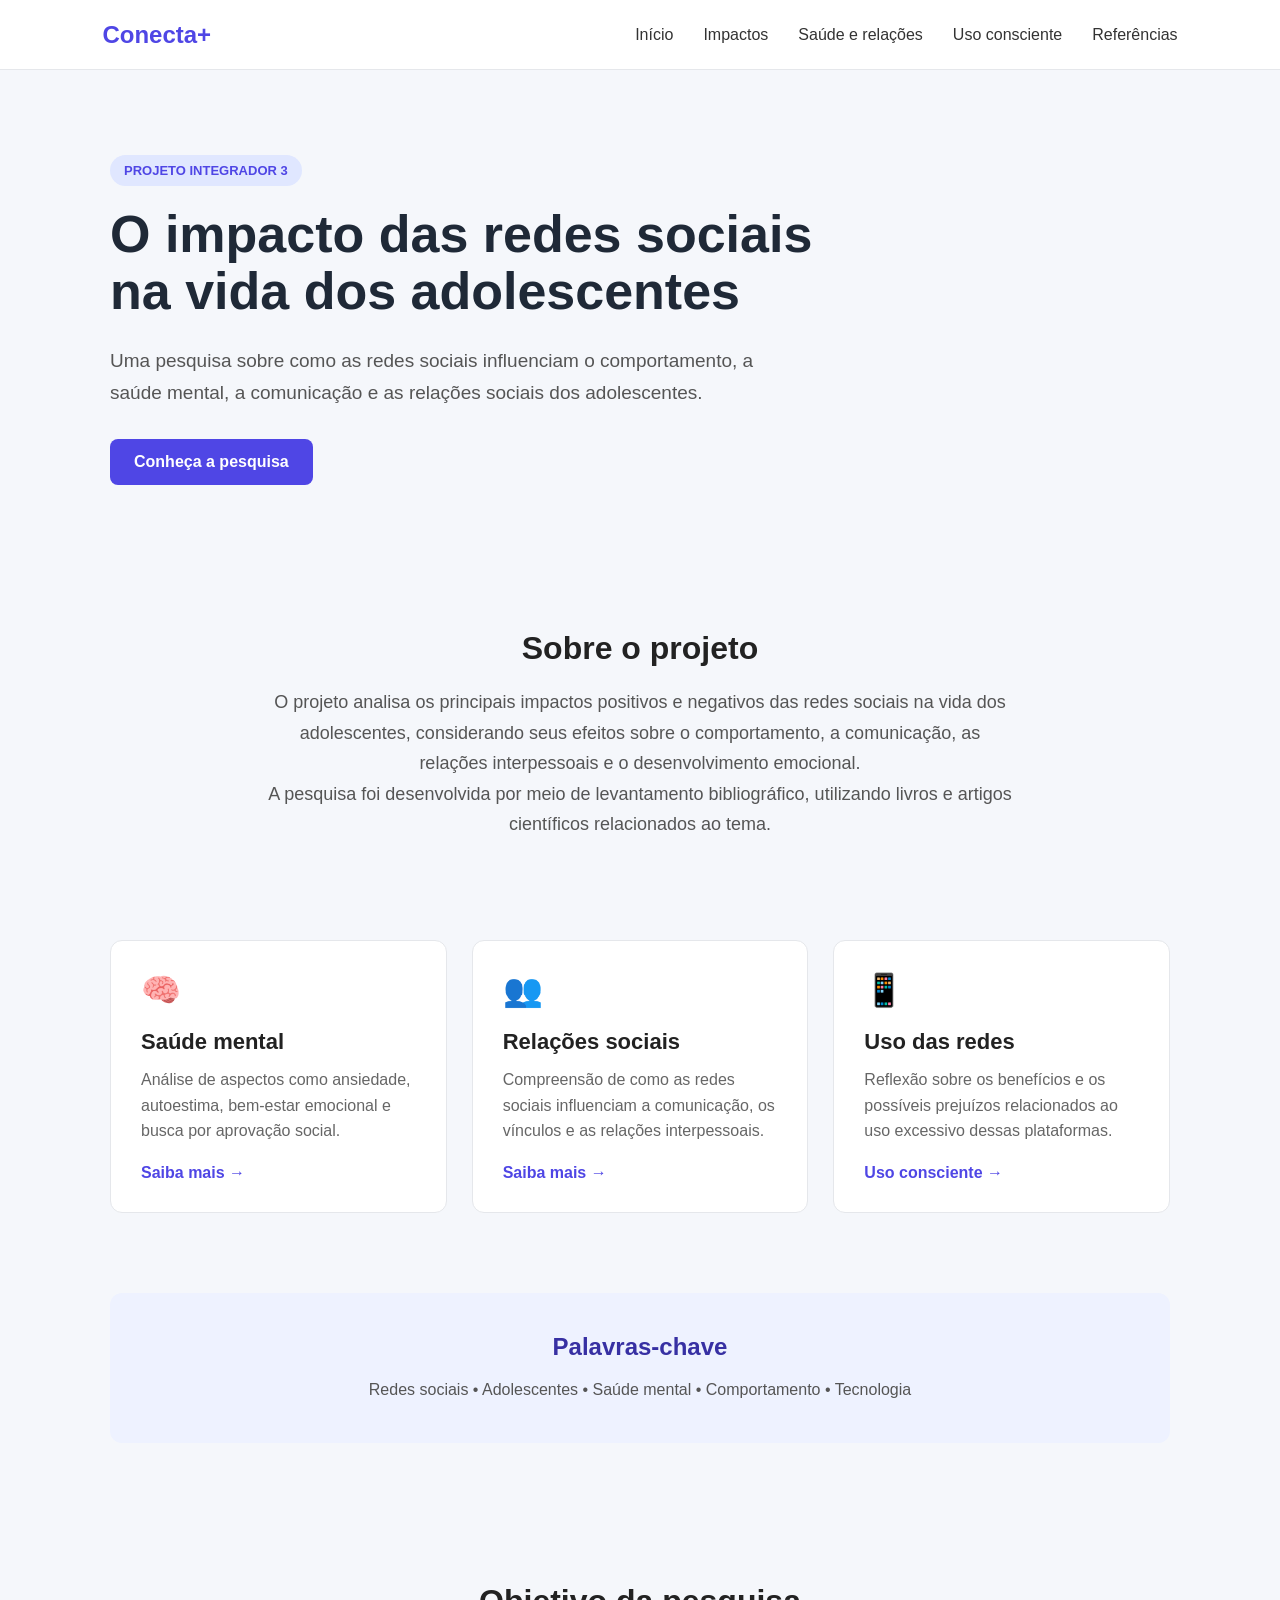
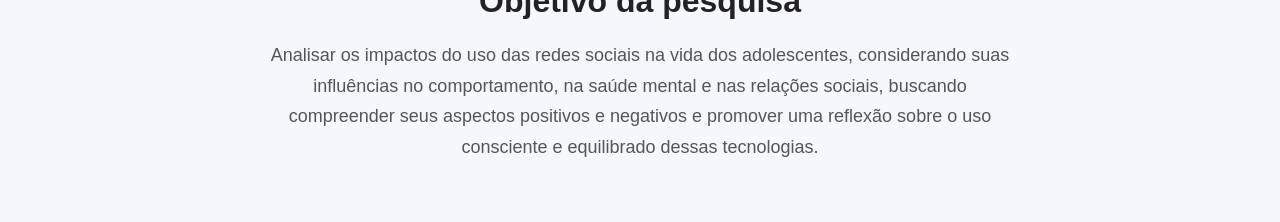
<file: index.html>
<!DOCTYPE html>
<html lang="pt-BR">

<head>
    <meta charset="UTF-8">
    <meta name="viewport" content="width=device-width, initial-scale=1.0">
    <title>Conecta+ | O impacto das redes sociais</title>
    <link rel="stylesheet" href="css/style.css">
</head>

<body>

    <header class="cabecalho">

        <a href="index.html" class="logo">Conecta+</a>

        <nav class="menu">
            <a href="index.html">Início</a>
            <a href="beneficios.html">Impactos</a>
            <a href="riscos.html">Saúde e relações</a>
            <a href="dicas.html">Uso consciente</a>
            <a href="referencias.html">Referências</a>
        </nav>

    </header>

    <main>

        <!-- Apresentação -->

        <section class="hero">

            <div class="hero-conteudo">

                <span class="tag">PROJETO INTEGRADOR 3</span>

                <h1>
                    O impacto das redes sociais na vida dos adolescentes
                </h1>

                <p>
                    Uma pesquisa sobre como as redes sociais influenciam
                    o comportamento, a saúde mental, a comunicação e as
                    relações sociais dos adolescentes.
                </p>

                <a href="beneficios.html" class="botao">
                    Conheça a pesquisa
                </a>

            </div>

        </section>


        <!-- Sobre o projeto -->

        <section class="sobre">

            <h2>Sobre o projeto</h2>

            <p>
                O projeto analisa os principais impactos positivos e negativos
                das redes sociais na vida dos adolescentes, considerando seus
                efeitos sobre o comportamento, a comunicação, as relações
                interpessoais e o desenvolvimento emocional.
            </p>

            <p>
                A pesquisa foi desenvolvida por meio de levantamento
                bibliográfico, utilizando livros e artigos científicos
                relacionados ao tema.
            </p>

        </section>


        <!-- Áreas analisadas -->

        <section class="cards">

            <article class="card">

                <div class="icone">🧠</div>

                <h3>Saúde mental</h3>

                <p>
                    Análise de aspectos como ansiedade, autoestima,
                    bem-estar emocional e busca por aprovação social.
                </p>

                <a href="riscos.html">
                    Saiba mais →
                </a>

            </article>


            <article class="card">

                <div class="icone">👥</div>

                <h3>Relações sociais</h3>

                <p>
                    Compreensão de como as redes sociais influenciam
                    a comunicação, os vínculos e as relações interpessoais.
                </p>

                <a href="riscos.html">
                    Saiba mais →
                </a>

            </article>


            <article class="card">

                <div class="icone">📱</div>

                <h3>Uso das redes</h3>

                <p>
                    Reflexão sobre os benefícios e os possíveis prejuízos
                    relacionados ao uso excessivo dessas plataformas.
                </p>

                <a href="dicas.html">
                    Uso consciente →
                </a>

            </article>

        </section>


        <!-- Palavras-chave -->

        <section class="destaque">

            <h2>Palavras-chave</h2>

            <p>
                Redes sociais • Adolescentes • Saúde mental •
                Comportamento • Tecnologia
            </p>

        </section>


        <!-- Objetivo -->

        <section class="sobre">

            <h2>Objetivo da pesquisa</h2>

            <p>
                Analisar os impactos do uso das redes sociais na vida dos
                adolescentes, considerando suas influências no comportamento,
                na saúde mental e nas relações sociais, buscando compreender
                seus aspectos positivos e negativos e promover uma reflexão
                sobre o uso consciente e equilibrado dessas tecnologias.
            </p>

        </section>

    </main>

</body>

</html>
</file>
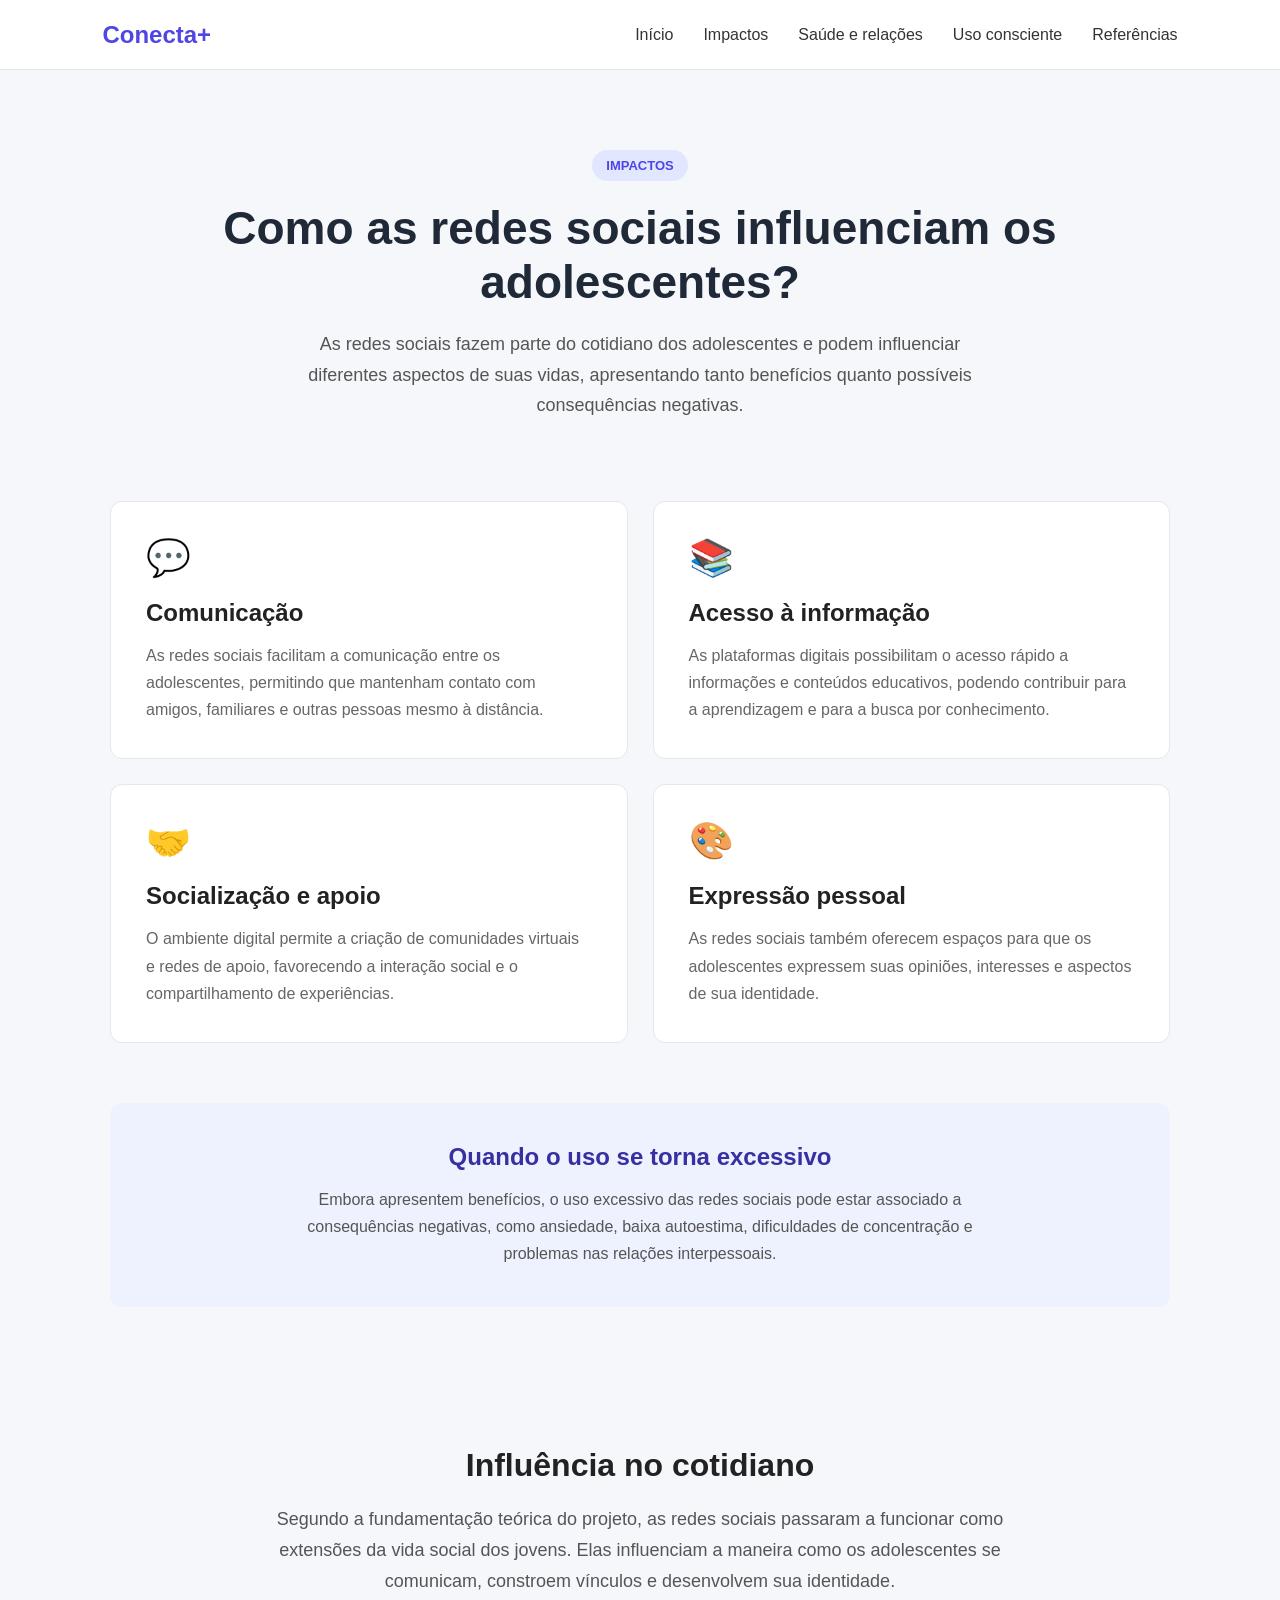
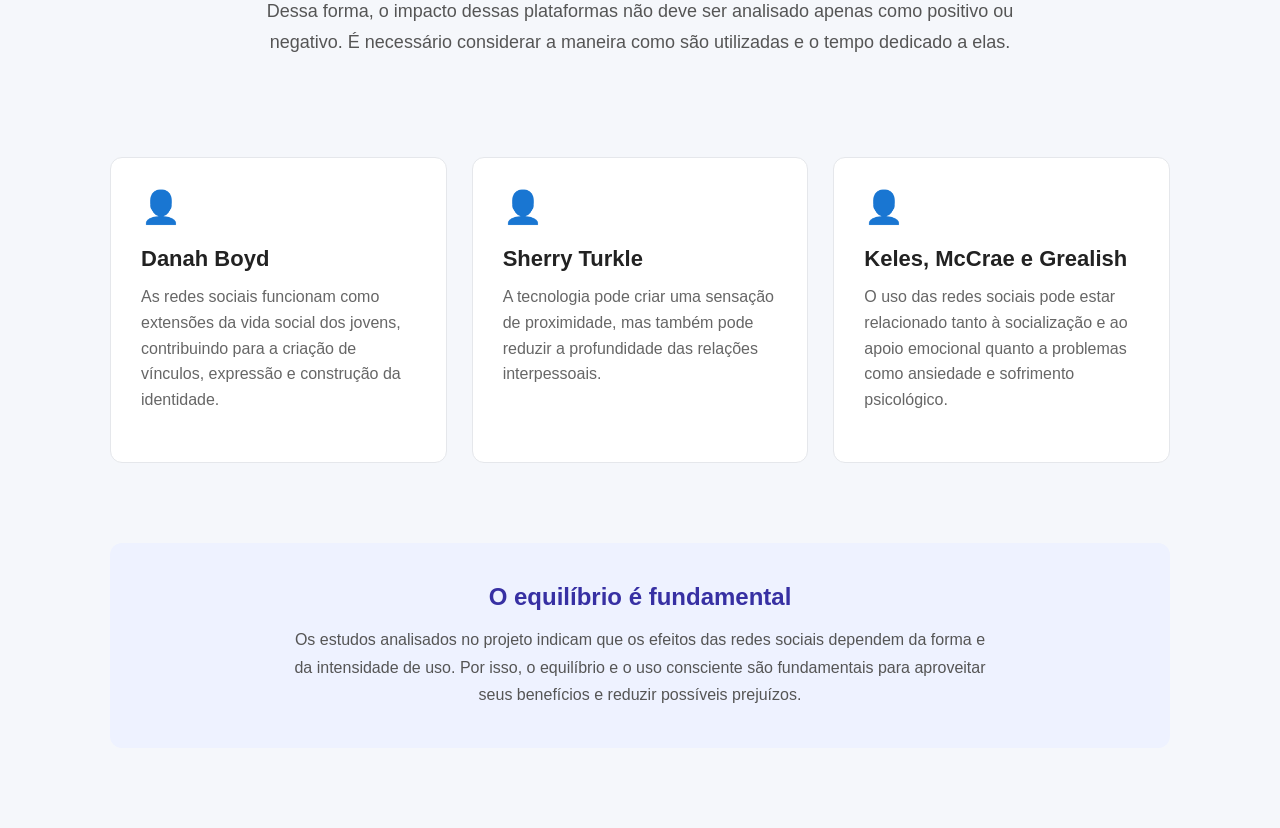
<file: beneficios.html>
<!DOCTYPE html>
<html lang="pt-BR">

<head>
    <meta charset="UTF-8">
    <meta name="viewport" content="width=device-width, initial-scale=1.0">
    <title>Conecta+ | Impactos</title>
    <link rel="stylesheet" href="css/style.css">
</head>

<body>

    <header class="cabecalho">

        <a href="index.html" class="logo">Conecta+</a>

        <nav class="menu">
            <a href="index.html">Início</a>
            <a href="beneficios.html">Impactos</a>
            <a href="riscos.html">Saúde e relações</a>
            <a href="dicas.html">Uso consciente</a>
            <a href="referencias.html">Referências</a>
        </nav>

    </header>


    <main>

        <!-- Introdução -->

        <section class="pagina-intro">

            <span class="tag">IMPACTOS</span>

            <h1>Como as redes sociais influenciam os adolescentes?</h1>

            <p>
                As redes sociais fazem parte do cotidiano dos adolescentes
                e podem influenciar diferentes aspectos de suas vidas,
                apresentando tanto benefícios quanto possíveis consequências
                negativas.
            </p>

        </section>


        <!-- Impactos positivos -->

        <section class="beneficios">

            <article class="beneficio">

                <div class="icone">💬</div>

                <h2>Comunicação</h2>

                <p>
                    As redes sociais facilitam a comunicação entre os
                    adolescentes, permitindo que mantenham contato com
                    amigos, familiares e outras pessoas mesmo à distância.
                </p>

            </article>


            <article class="beneficio">

                <div class="icone">📚</div>

                <h2>Acesso à informação</h2>

                <p>
                    As plataformas digitais possibilitam o acesso rápido
                    a informações e conteúdos educativos, podendo contribuir
                    para a aprendizagem e para a busca por conhecimento.
                </p>

            </article>


            <article class="beneficio">

                <div class="icone">🤝</div>

                <h2>Socialização e apoio</h2>

                <p>
                    O ambiente digital permite a criação de comunidades
                    virtuais e redes de apoio, favorecendo a interação
                    social e o compartilhamento de experiências.
                </p>

            </article>


            <article class="beneficio">

                <div class="icone">🎨</div>

                <h2>Expressão pessoal</h2>

                <p>
                    As redes sociais também oferecem espaços para que os
                    adolescentes expressem suas opiniões, interesses e
                    aspectos de sua identidade.
                </p>

            </article>

        </section>


        <!-- Impactos negativos -->

        <section class="destaque">

            <h2>Quando o uso se torna excessivo</h2>

            <p>
                Embora apresentem benefícios, o uso excessivo das redes
                sociais pode estar associado a consequências negativas,
                como ansiedade, baixa autoestima, dificuldades de
                concentração e problemas nas relações interpessoais.
            </p>

        </section>


        <!-- Influência no cotidiano -->

        <section class="sobre">

            <h2>Influência no cotidiano</h2>

            <p>
                Segundo a fundamentação teórica do projeto, as redes sociais
                passaram a funcionar como extensões da vida social dos jovens.
                Elas influenciam a maneira como os adolescentes se comunicam,
                constroem vínculos e desenvolvem sua identidade.
            </p>

            <p>
                Dessa forma, o impacto dessas plataformas não deve ser
                analisado apenas como positivo ou negativo. É necessário
                considerar a maneira como são utilizadas e o tempo dedicado
                a elas.
            </p>

        </section>


        <!-- Autores -->

        <section class="cards">

            <article class="card">

                <div class="icone">👤</div>

                <h3>Danah Boyd</h3>

                <p>
                    As redes sociais funcionam como extensões da vida social
                    dos jovens, contribuindo para a criação de vínculos,
                    expressão e construção da identidade.
                </p>

            </article>


            <article class="card">

                <div class="icone">👤</div>

                <h3>Sherry Turkle</h3>

                <p>
                    A tecnologia pode criar uma sensação de proximidade,
                    mas também pode reduzir a profundidade das relações
                    interpessoais.
                </p>

            </article>


            <article class="card">

                <div class="icone">👤</div>

                <h3>Keles, McCrae e Grealish</h3>

                <p>
                    O uso das redes sociais pode estar relacionado tanto
                    à socialização e ao apoio emocional quanto a problemas
                    como ansiedade e sofrimento psicológico.
                </p>

            </article>

        </section>


        <!-- Conclusão da página -->

        <section class="destaque">

            <h2>O equilíbrio é fundamental</h2>

            <p>
                Os estudos analisados no projeto indicam que os efeitos
                das redes sociais dependem da forma e da intensidade de uso.
                Por isso, o equilíbrio e o uso consciente são fundamentais
                para aproveitar seus benefícios e reduzir possíveis prejuízos.
            </p>

        </section>

    </main>

</body>

</html>
</file>
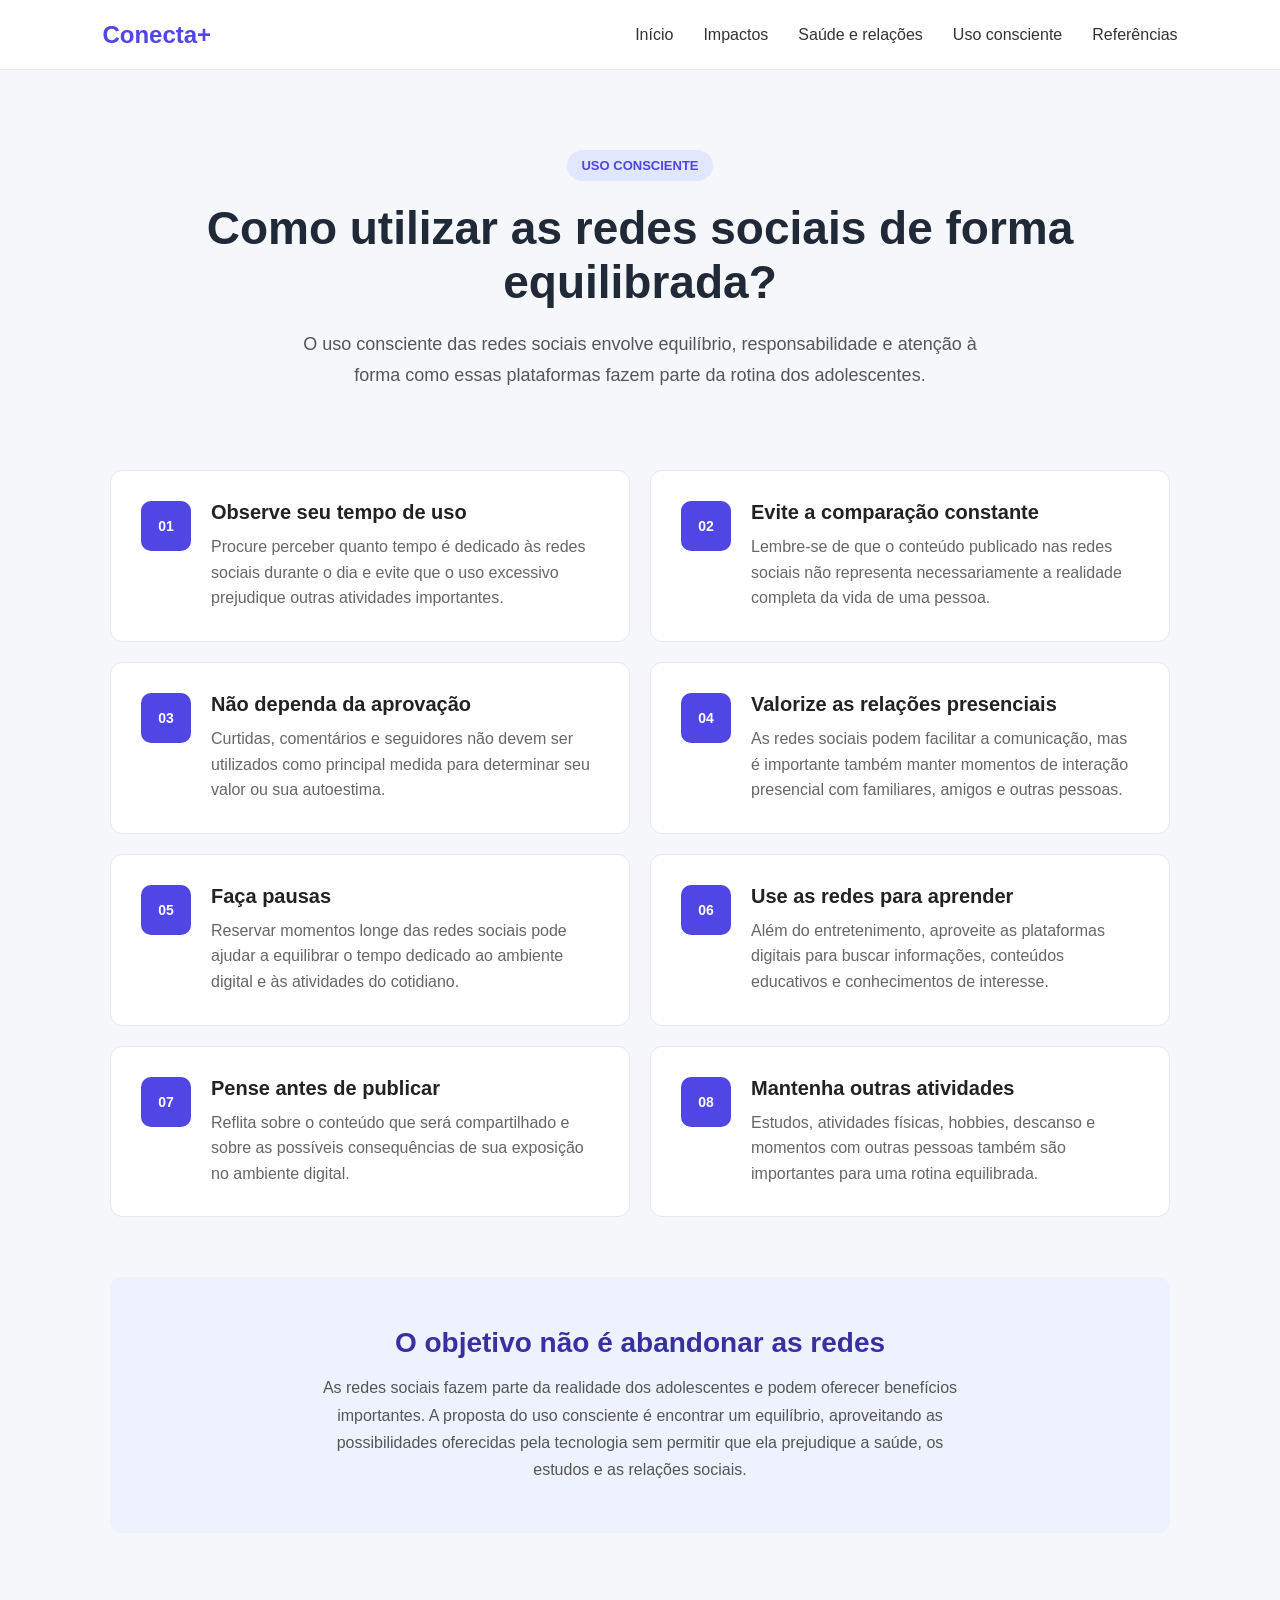
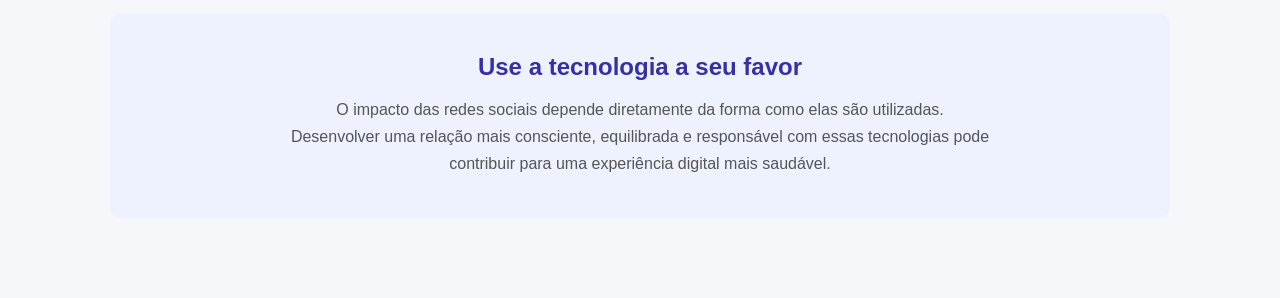
<file: dicas.html>
<!DOCTYPE html>
<html lang="pt-BR">

<head>
    <meta charset="UTF-8">
    <meta name="viewport" content="width=device-width, initial-scale=1.0">
    <title>Conecta+ | Uso consciente</title>
    <link rel="stylesheet" href="css/style.css">
</head>

<body>

    <header class="cabecalho">

        <a href="index.html" class="logo">Conecta+</a>

        <nav class="menu">
            <a href="index.html">Início</a>
            <a href="beneficios.html">Impactos</a>
            <a href="riscos.html">Saúde e relações</a>
            <a href="dicas.html">Uso consciente</a>
            <a href="referencias.html">Referências</a>
        </nav>

    </header>


    <main>

        <!-- Introdução -->

        <section class="pagina-intro">

            <span class="tag">USO CONSCIENTE</span>

            <h1>Como utilizar as redes sociais de forma equilibrada?</h1>

            <p>
                O uso consciente das redes sociais envolve equilíbrio,
                responsabilidade e atenção à forma como essas plataformas
                fazem parte da rotina dos adolescentes.
            </p>

        </section>


        <!-- Dicas -->

        <section class="dicas">

            <article class="dica">

                <div class="numero">01</div>

                <div>
                    <h2>Observe seu tempo de uso</h2>

                    <p>
                        Procure perceber quanto tempo é dedicado às redes
                        sociais durante o dia e evite que o uso excessivo
                        prejudique outras atividades importantes.
                    </p>
                </div>

            </article>


            <article class="dica">

                <div class="numero">02</div>

                <div>
                    <h2>Evite a comparação constante</h2>

                    <p>
                        Lembre-se de que o conteúdo publicado nas redes
                        sociais não representa necessariamente a realidade
                        completa da vida de uma pessoa.
                    </p>
                </div>

            </article>


            <article class="dica">

                <div class="numero">03</div>

                <div>
                    <h2>Não dependa da aprovação</h2>

                    <p>
                        Curtidas, comentários e seguidores não devem ser
                        utilizados como principal medida para determinar
                        seu valor ou sua autoestima.
                    </p>
                </div>

            </article>


            <article class="dica">

                <div class="numero">04</div>

                <div>
                    <h2>Valorize as relações presenciais</h2>

                    <p>
                        As redes sociais podem facilitar a comunicação,
                        mas é importante também manter momentos de interação
                        presencial com familiares, amigos e outras pessoas.
                    </p>
                </div>

            </article>


            <article class="dica">

                <div class="numero">05</div>

                <div>
                    <h2>Faça pausas</h2>

                    <p>
                        Reservar momentos longe das redes sociais pode ajudar
                        a equilibrar o tempo dedicado ao ambiente digital
                        e às atividades do cotidiano.
                    </p>
                </div>

            </article>


            <article class="dica">

                <div class="numero">06</div>

                <div>
                    <h2>Use as redes para aprender</h2>

                    <p>
                        Além do entretenimento, aproveite as plataformas
                        digitais para buscar informações, conteúdos
                        educativos e conhecimentos de interesse.
                    </p>
                </div>

            </article>


            <article class="dica">

                <div class="numero">07</div>

                <div>
                    <h2>Pense antes de publicar</h2>

                    <p>
                        Reflita sobre o conteúdo que será compartilhado
                        e sobre as possíveis consequências de sua exposição
                        no ambiente digital.
                    </p>
                </div>

            </article>


            <article class="dica">

                <div class="numero">08</div>

                <div>
                    <h2>Mantenha outras atividades</h2>

                    <p>
                        Estudos, atividades físicas, hobbies, descanso e
                        momentos com outras pessoas também são importantes
                        para uma rotina equilibrada.
                    </p>
                </div>

            </article>

        </section>


        <!-- Reflexão -->

        <section class="mensagem-final">

            <h2>O objetivo não é abandonar as redes</h2>

            <p>
                As redes sociais fazem parte da realidade dos adolescentes
                e podem oferecer benefícios importantes. A proposta do uso
                consciente é encontrar um equilíbrio, aproveitando as
                possibilidades oferecidas pela tecnologia sem permitir que
                ela prejudique a saúde, os estudos e as relações sociais.
            </p>

        </section>


        <!-- Conclusão -->

        <section class="destaque">

            <h2>Use a tecnologia a seu favor</h2>

            <p>
                O impacto das redes sociais depende diretamente da forma
                como elas são utilizadas. Desenvolver uma relação mais
                consciente, equilibrada e responsável com essas tecnologias
                pode contribuir para uma experiência digital mais saudável.
            </p>

        </section>

    </main>

</body>

</html>
</file>
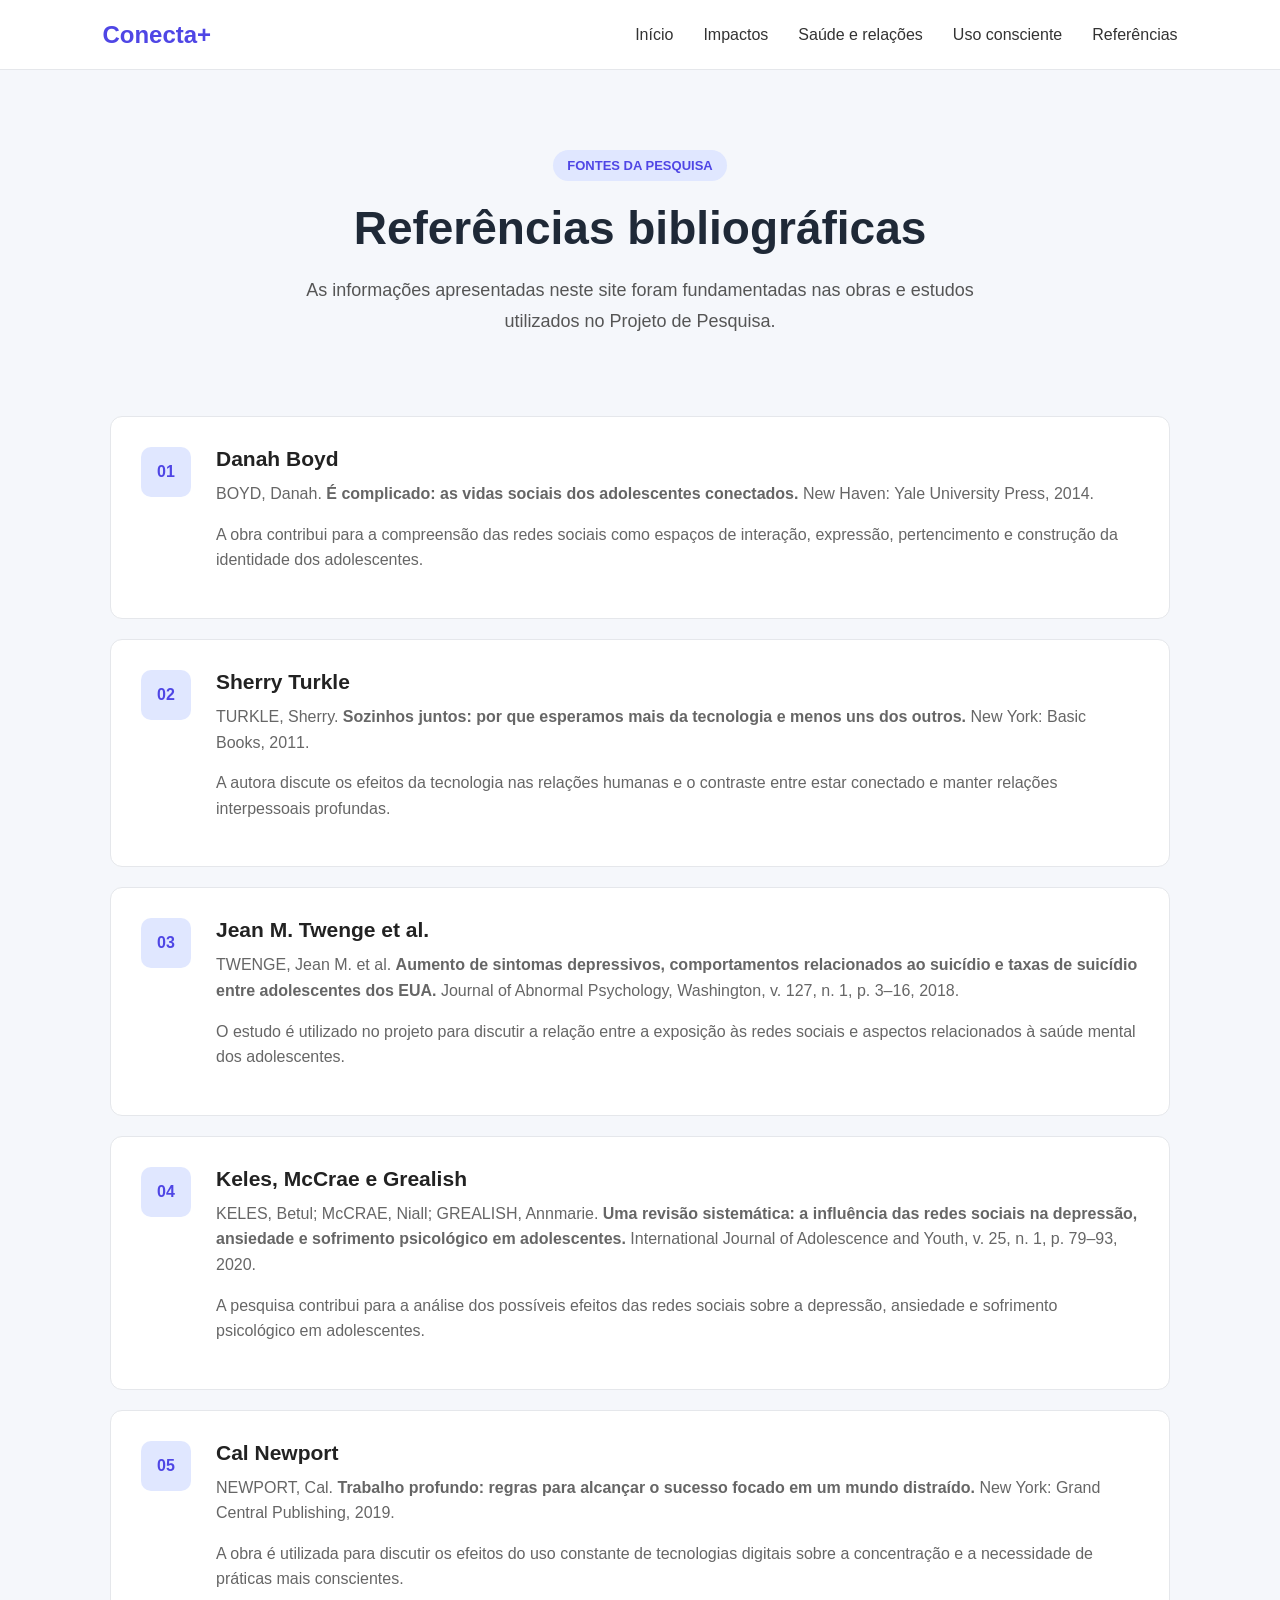
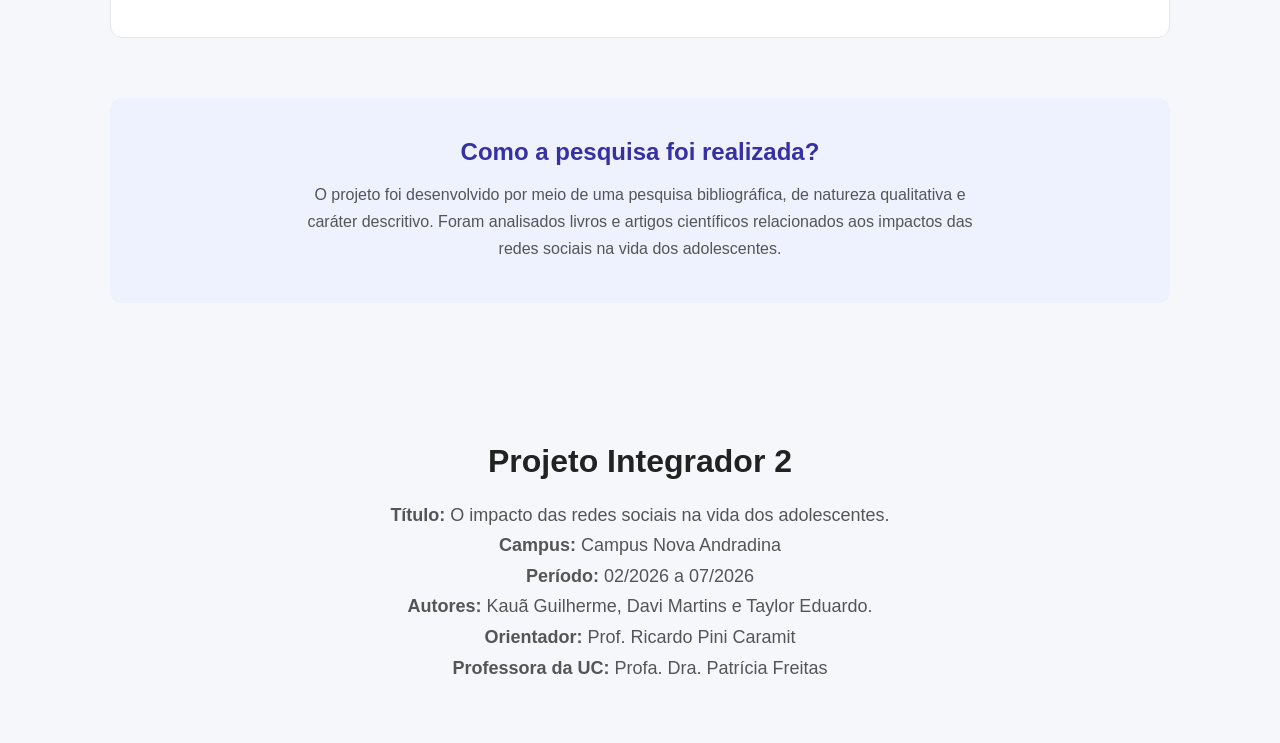
<file: referencias.html>
<!DOCTYPE html>
<html lang="pt-BR">

<head>
    <meta charset="UTF-8">
    <meta name="viewport" content="width=device-width, initial-scale=1.0">
    <title>Conecta+ | Referências</title>
    <link rel="stylesheet" href="css/style.css">
</head>

<body>

    <header class="cabecalho">

        <a href="index.html" class="logo">Conecta+</a>

        <nav class="menu">
            <a href="index.html">Início</a>
            <a href="beneficios.html">Impactos</a>
            <a href="riscos.html">Saúde e relações</a>
            <a href="dicas.html">Uso consciente</a>
            <a href="referencias.html">Referências</a>
        </nav>

    </header>


    <main>

        <!-- Introdução -->

        <section class="pagina-intro">

            <span class="tag">FONTES DA PESQUISA</span>

            <h1>Referências bibliográficas</h1>

            <p>
                As informações apresentadas neste site foram fundamentadas
                nas obras e estudos utilizados no Projeto de Pesquisa.
            </p>

        </section>


        <!-- Referências -->

        <section class="referencias">

            <article class="referencia">

                <div class="referencia-numero">01</div>

                <div>

                    <h2>Danah Boyd</h2>

                    <p>
                        BOYD, Danah. <strong>É complicado: as vidas sociais
                        dos adolescentes conectados.</strong> New Haven:
                        Yale University Press, 2014.
                    </p>

                    <p>
                        A obra contribui para a compreensão das redes sociais
                        como espaços de interação, expressão, pertencimento
                        e construção da identidade dos adolescentes.
                    </p>

                </div>

            </article>


            <article class="referencia">

                <div class="referencia-numero">02</div>

                <div>

                    <h2>Sherry Turkle</h2>

                    <p>
                        TURKLE, Sherry. <strong>Sozinhos juntos: por que
                        esperamos mais da tecnologia e menos uns dos
                        outros.</strong> New York: Basic Books, 2011.
                    </p>

                    <p>
                        A autora discute os efeitos da tecnologia nas relações
                        humanas e o contraste entre estar conectado e manter
                        relações interpessoais profundas.
                    </p>

                </div>

            </article>


            <article class="referencia">

                <div class="referencia-numero">03</div>

                <div>

                    <h2>Jean M. Twenge et al.</h2>

                    <p>
                        TWENGE, Jean M. et al. <strong>Aumento de sintomas
                        depressivos, comportamentos relacionados ao suicídio
                        e taxas de suicídio entre adolescentes dos
                        EUA.</strong> Journal of Abnormal Psychology,
                        Washington, v. 127, n. 1, p. 3–16, 2018.
                    </p>

                    <p>
                        O estudo é utilizado no projeto para discutir a
                        relação entre a exposição às redes sociais e aspectos
                        relacionados à saúde mental dos adolescentes.
                    </p>

                </div>

            </article>


            <article class="referencia">

                <div class="referencia-numero">04</div>

                <div>

                    <h2>Keles, McCrae e Grealish</h2>

                    <p>
                        KELES, Betul; McCRAE, Niall; GREALISH, Annmarie.
                        <strong>Uma revisão sistemática: a influência das
                        redes sociais na depressão, ansiedade e sofrimento
                        psicológico em adolescentes.</strong>
                        International Journal of Adolescence and Youth,
                        v. 25, n. 1, p. 79–93, 2020.
                    </p>

                    <p>
                        A pesquisa contribui para a análise dos possíveis
                        efeitos das redes sociais sobre a depressão,
                        ansiedade e sofrimento psicológico em adolescentes.
                    </p>

                </div>

            </article>


            <article class="referencia">

                <div class="referencia-numero">05</div>

                <div>

                    <h2>Cal Newport</h2>

                    <p>
                        NEWPORT, Cal. <strong>Trabalho profundo: regras para
                        alcançar o sucesso focado em um mundo
                        distraído.</strong> New York: Grand Central
                        Publishing, 2019.
                    </p>

                    <p>
                        A obra é utilizada para discutir os efeitos do uso
                        constante de tecnologias digitais sobre a concentração
                        e a necessidade de práticas mais conscientes.
                    </p>

                </div>

            </article>

        </section>


        <!-- Metodologia -->

        <section class="referencia-final">

            <h2>Como a pesquisa foi realizada?</h2>

            <p>
                O projeto foi desenvolvido por meio de uma pesquisa
                bibliográfica, de natureza qualitativa e caráter descritivo.
                Foram analisados livros e artigos científicos relacionados
                aos impactos das redes sociais na vida dos adolescentes.
            </p>

        </section>


        <!-- Informações do projeto -->

        <section class="sobre">

            <h2>Projeto Integrador 2</h2>

            <p>
                <strong>Título:</strong> O impacto das redes sociais na vida
                dos adolescentes.
            </p>

            <p>
                <strong>Campus:</strong> Campus Nova Andradina
                <br>
                <strong>Período:</strong> 02/2026 a 07/2026
            </p>

            <p>
                <strong>Autores:</strong> Kauã Guilherme, Davi Martins e
                Taylor Eduardo.
            </p>

            <p>
                <strong>Orientador:</strong> Prof. Ricardo Pini Caramit
                <br>
                <strong>Professora da UC:</strong> Profa. Dra. Patrícia Freitas
            </p>

        </section>

    </main>

</body>

</html>
</file>
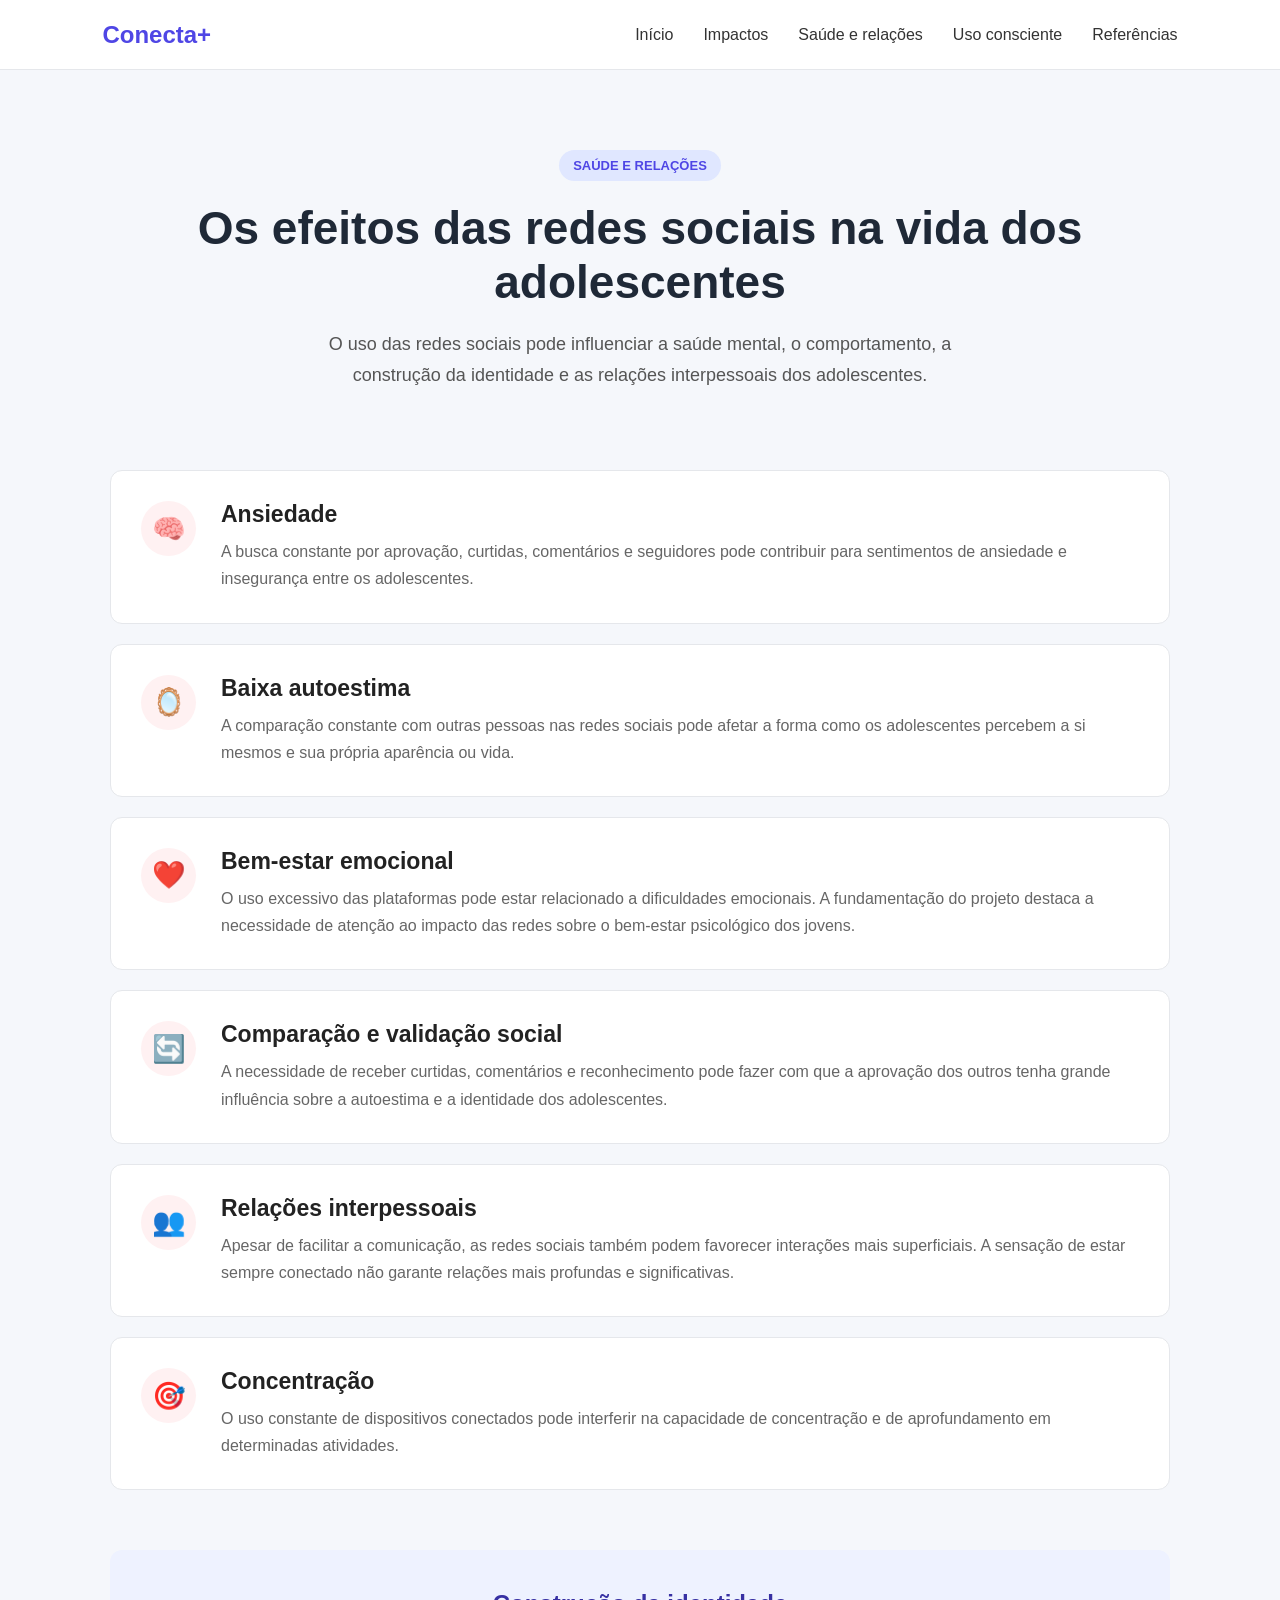
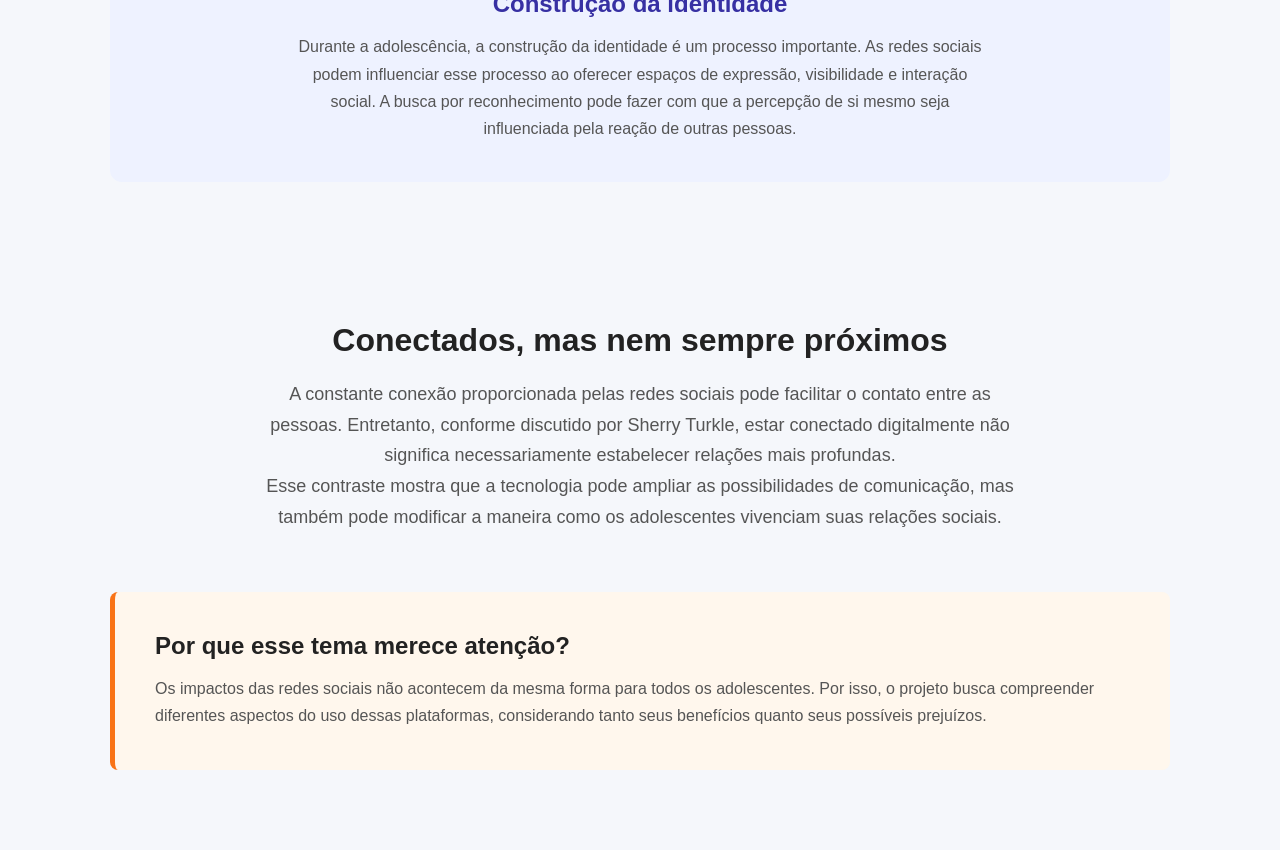
<file: riscos.html>
<!DOCTYPE html>
<html lang="pt-BR">

<head>
    <meta charset="UTF-8">
    <meta name="viewport" content="width=device-width, initial-scale=1.0">
    <title>Conecta+ | Saúde e relações</title>
    <link rel="stylesheet" href="css/style.css">
</head>

<body>

    <header class="cabecalho">

        <a href="index.html" class="logo">Conecta+</a>

        <nav class="menu">
            <a href="index.html">Início</a>
            <a href="beneficios.html">Impactos</a>
            <a href="riscos.html">Saúde e relações</a>
            <a href="dicas.html">Uso consciente</a>
            <a href="referencias.html">Referências</a>
        </nav>

    </header>


    <main>

        <!-- Introdução -->

        <section class="pagina-intro">

            <span class="tag">SAÚDE E RELAÇÕES</span>

            <h1>Os efeitos das redes sociais na vida dos adolescentes</h1>

            <p>
                O uso das redes sociais pode influenciar a saúde mental,
                o comportamento, a construção da identidade e as relações
                interpessoais dos adolescentes.
            </p>

        </section>


        <!-- Saúde mental -->

        <section class="riscos">

            <article class="risco">

                <div class="icone">🧠</div>

                <div>
                    <h2>Ansiedade</h2>

                    <p>
                        A busca constante por aprovação, curtidas, comentários
                        e seguidores pode contribuir para sentimentos de
                        ansiedade e insegurança entre os adolescentes.
                    </p>
                </div>

            </article>


            <article class="risco">

                <div class="icone">🪞</div>

                <div>
                    <h2>Baixa autoestima</h2>

                    <p>
                        A comparação constante com outras pessoas nas redes
                        sociais pode afetar a forma como os adolescentes
                        percebem a si mesmos e sua própria aparência ou vida.
                    </p>
                </div>

            </article>


            <article class="risco">

                <div class="icone">❤️</div>

                <div>
                    <h2>Bem-estar emocional</h2>

                    <p>
                        O uso excessivo das plataformas pode estar relacionado
                        a dificuldades emocionais. A fundamentação do projeto
                        destaca a necessidade de atenção ao impacto das redes
                        sobre o bem-estar psicológico dos jovens.
                    </p>
                </div>

            </article>


            <article class="risco">

                <div class="icone">🔄</div>

                <div>
                    <h2>Comparação e validação social</h2>

                    <p>
                        A necessidade de receber curtidas, comentários e
                        reconhecimento pode fazer com que a aprovação dos
                        outros tenha grande influência sobre a autoestima
                        e a identidade dos adolescentes.
                    </p>
                </div>

            </article>


            <article class="risco">

                <div class="icone">👥</div>

                <div>
                    <h2>Relações interpessoais</h2>

                    <p>
                        Apesar de facilitar a comunicação, as redes sociais
                        também podem favorecer interações mais superficiais.
                        A sensação de estar sempre conectado não garante
                        relações mais profundas e significativas.
                    </p>
                </div>

            </article>


            <article class="risco">

                <div class="icone">🎯</div>

                <div>
                    <h2>Concentração</h2>

                    <p>
                        O uso constante de dispositivos conectados pode
                        interferir na capacidade de concentração e de
                        aprofundamento em determinadas atividades.
                    </p>
                </div>

            </article>

        </section>


        <!-- Identidade -->

        <section class="destaque">

            <h2>Construção da identidade</h2>

            <p>
                Durante a adolescência, a construção da identidade é um
                processo importante. As redes sociais podem influenciar
                esse processo ao oferecer espaços de expressão, visibilidade
                e interação social. A busca por reconhecimento pode fazer
                com que a percepção de si mesmo seja influenciada pela
                reação de outras pessoas.
            </p>

        </section>


        <!-- Relação entre conexão e isolamento -->

        <section class="sobre">

            <h2>Conectados, mas nem sempre próximos</h2>

            <p>
                A constante conexão proporcionada pelas redes sociais pode
                facilitar o contato entre as pessoas. Entretanto, conforme
                discutido por Sherry Turkle, estar conectado digitalmente
                não significa necessariamente estabelecer relações mais
                profundas.
            </p>

            <p>
                Esse contraste mostra que a tecnologia pode ampliar as
                possibilidades de comunicação, mas também pode modificar
                a maneira como os adolescentes vivenciam suas relações
                sociais.
            </p>

        </section>


        <!-- Síntese -->

        <section class="alerta">

            <h2>Por que esse tema merece atenção?</h2>

            <p>
                Os impactos das redes sociais não acontecem da mesma forma
                para todos os adolescentes. Por isso, o projeto busca
                compreender diferentes aspectos do uso dessas plataformas,
                considerando tanto seus benefícios quanto seus possíveis
                prejuízos.
            </p>

        </section>

    </main>

</body>

</html>
</file>
<file: css/style.css>
* {
    margin: 0;
    padding: 0;
    box-sizing: border-box;
}

body {
    font-family: Arial, sans-serif;
    background-color: #f5f7fb;
    color: #222;
}


/* =========================
   CABEÇALHO
========================= */

.cabecalho {
    width: 100%;
    height: 70px;
    padding: 0 8%;

    display: flex;
    align-items: center;
    justify-content: space-between;

    background-color: #ffffff;
    border-bottom: 1px solid #e5e7eb;
}

.logo {
    color: #4f46e5;
    font-size: 24px;
    font-weight: bold;
    text-decoration: none;
}

.menu {
    display: flex;
    gap: 30px;
}

.menu a {
    color: #333;
    font-size: 16px;
    text-decoration: none;
    transition: 0.3s;
}

.menu a:hover {
    color: #4f46e5;
}


/* =========================
   CONTEÚDO PRINCIPAL
========================= */

main {
    max-width: 1100px;
    margin: 0 auto;
    padding: 0 20px;
}


/* =========================
   HERO
========================= */

.hero {
    min-height: 500px;

    display: flex;
    align-items: center;

    padding: 80px 0;
}

.hero-conteudo {
    max-width: 750px;
}

.tag {
    display: inline-block;

    margin-bottom: 20px;
    padding: 8px 14px;

    background-color: #e0e7ff;
    color: #4f46e5;

    border-radius: 20px;

    font-size: 13px;
    font-weight: bold;
}

.hero h1 {
    color: #1f2937;
    font-size: 52px;
    line-height: 1.1;

    margin-bottom: 25px;
}

.hero p {
    max-width: 650px;

    color: #555;
    font-size: 19px;
    line-height: 1.7;

    margin-bottom: 30px;
}


/* =========================
   BOTÃO
========================= */

.botao {
    display: inline-block;

    padding: 14px 24px;

    background-color: #4f46e5;
    color: white;

    border-radius: 8px;

    text-decoration: none;
    font-weight: bold;

    transition: 0.3s;
}

.botao:hover {
    background-color: #3730a3;
    transform: translateY(-2px);
}


/* =========================
   SOBRE
========================= */

.sobre {
    padding: 60px 0;

    text-align: center;
}

.sobre h2 {
    font-size: 32px;
    margin-bottom: 20px;
}

.sobre p {
    max-width: 750px;

    margin: 0 auto;

    color: #555;
    font-size: 18px;
    line-height: 1.7;
}


/* =========================
   CARDS
========================= */

.cards {
    display: grid;
    grid-template-columns: repeat(3, 1fr);

    gap: 25px;

    padding: 40px 0 80px;
}

.card {
    padding: 30px;

    background-color: white;

    border: 1px solid #e5e7eb;
    border-radius: 12px;

    transition: 0.3s;
}

.card:hover {
    transform: translateY(-5px);
    box-shadow: 0 10px 25px rgba(0, 0, 0, 0.08);
}

.icone {
    font-size: 32px;
    margin-bottom: 20px;
}

.card h3 {
    font-size: 22px;
    margin-bottom: 12px;
}

.card p {
    color: #666;
    line-height: 1.6;

    margin-bottom: 20px;
}

.card a {
    color: #4f46e5;
    font-weight: bold;
    text-decoration: none;
}

.card a:hover {
    text-decoration: underline;
}

/* =========================
   PÁGINAS INTERNAS
========================= */

.pagina-intro {
    padding: 80px 0 50px;
    text-align: center;
}

.pagina-intro h1 {
    color: #1f2937;
    font-size: 46px;
    margin-bottom: 20px;
}

.pagina-intro p {
    max-width: 700px;
    margin: 0 auto;

    color: #555;
    font-size: 18px;
    line-height: 1.7;
}


/* =========================
   BENEFÍCIOS
========================= */

.beneficios {
    display: grid;
    grid-template-columns: repeat(2, 1fr);
    gap: 25px;

    padding: 30px 0 60px;
}

.beneficio {
    padding: 35px;

    background-color: white;

    border: 1px solid #e5e7eb;
    border-radius: 12px;

    transition: 0.3s;
}

.beneficio:hover {
    transform: translateY(-5px);

    box-shadow: 0 10px 25px rgba(0, 0, 0, 0.08);
}

.beneficio .icone {
    font-size: 36px;
    margin-bottom: 20px;
}

.beneficio h2 {
    font-size: 24px;
    margin-bottom: 15px;
}

.beneficio p {
    color: #666;
    font-size: 16px;
    line-height: 1.7;
}


/* =========================
   DESTAQUE
========================= */

.destaque {
    margin-bottom: 80px;
    padding: 40px;

    background-color: #eef2ff;

    border-radius: 12px;

    text-align: center;
}

.destaque h2 {
    color: #3730a3;
    margin-bottom: 15px;
}

.destaque p {
    max-width: 700px;
    margin: 0 auto;

    color: #555;
    line-height: 1.7;
}

/* =========================
   RISCOS
========================= */

.riscos {
    display: flex;
    flex-direction: column;
    gap: 20px;

    padding: 30px 0 60px;
}

.risco {
    display: flex;
    align-items: flex-start;
    gap: 25px;

    padding: 30px;

    background-color: white;

    border: 1px solid #e5e7eb;
    border-radius: 12px;

    transition: 0.3s;
}

.risco:hover {
    transform: translateX(5px);

    box-shadow: 0 8px 20px rgba(0, 0, 0, 0.08);
}

.risco .icone {
    min-width: 55px;
    height: 55px;

    display: flex;
    align-items: center;
    justify-content: center;

    background-color: #fff1f2;

    border-radius: 50%;

    font-size: 27px;
}

.risco h2 {
    margin-bottom: 10px;

    font-size: 23px;
}

.risco p {
    color: #666;
    line-height: 1.7;
}


.alerta {
    margin-bottom: 80px;
    padding: 40px;

    background-color: #fff7ed;

    border-left: 5px solid #f97316;
    border-radius: 8px;
}

.alerta h2 {
    margin-bottom: 15px;
}

.alerta p {
    color: #555;
    line-height: 1.7;
}

/* =========================
   DICAS
========================= */

.dicas {
    display: grid;
    grid-template-columns: repeat(2, 1fr);
    gap: 20px;

    padding: 30px 0 60px;
}

.dica {
    display: flex;
    align-items: flex-start;
    gap: 20px;

    padding: 30px;

    background-color: white;

    border: 1px solid #e5e7eb;
    border-radius: 12px;

    transition: 0.3s;
}

.dica:hover {
    transform: translateY(-4px);

    box-shadow: 0 8px 20px rgba(0, 0, 0, 0.08);
}

.numero {
    min-width: 50px;
    height: 50px;

    display: flex;
    align-items: center;
    justify-content: center;

    background-color: #4f46e5;
    color: white;

    border-radius: 10px;

    font-size: 14px;
    font-weight: bold;
}

.dica h2 {
    font-size: 20px;
    margin-bottom: 10px;
}

.dica p {
    color: #666;
    line-height: 1.6;
}


/* =========================
   MENSAGEM FINAL
========================= */

.mensagem-final {
    margin-bottom: 80px;
    padding: 50px 30px;

    background-color: #eef2ff;

    border-radius: 12px;

    text-align: center;
}

.mensagem-final h2 {
    color: #3730a3;
    font-size: 28px;
    margin-bottom: 15px;
}

.mensagem-final p {
    max-width: 650px;
    margin: 0 auto;

    color: #555;
    line-height: 1.7;
}

/* =========================
   REFERÊNCIAS
========================= */

.referencias {
    display: flex;
    flex-direction: column;
    gap: 20px;

    padding: 30px 0 60px;
}

.referencia {
    display: flex;
    align-items: flex-start;
    gap: 25px;

    padding: 30px;

    background-color: white;

    border: 1px solid #e5e7eb;
    border-radius: 12px;

    transition: 0.3s;
}

.referencia:hover {
    transform: translateY(-3px);

    box-shadow: 0 8px 20px rgba(0, 0, 0, 0.08);
}

.referencia-numero {
    min-width: 50px;
    height: 50px;

    display: flex;
    align-items: center;
    justify-content: center;

    background-color: #e0e7ff;
    color: #4f46e5;

    border-radius: 10px;

    font-weight: bold;
}

.referencia h2 {
    margin-bottom: 10px;

    font-size: 21px;
}

.referencia p {
    color: #666;
    line-height: 1.6;

    margin-bottom: 15px;
}

.fonte {
    color: #4f46e5;

    font-weight: bold;
    text-decoration: none;
}

.fonte:hover {
    text-decoration: underline;
}


/* =========================
   REFERÊNCIA FINAL
========================= */

.referencia-final {
    margin-bottom: 80px;
    padding: 40px;

    background-color: #eef2ff;

    border-radius: 12px;

    text-align: center;
}

.referencia-final h2 {
    color: #3730a3;
    margin-bottom: 15px;
}

.referencia-final p {
    max-width: 700px;

    margin: 0 auto;

    color: #555;
    line-height: 1.7;
}

/* ============================= */
/* RESPONSIVIDADE */
/* ============================= */

@media (max-width: 900px) {

    .cabecalho {
        height: auto;
        min-height: 70px;
        padding: 18px 5%;
        flex-direction: column;
        gap: 15px;
    }

    .menu {
        gap: 18px;
        flex-wrap: wrap;
        justify-content: center;
    }

    .hero {
        min-height: auto;
        padding: 70px 0;
    }

    .hero h1 {
        font-size: 42px;
    }

    .cards {
        grid-template-columns: 1fr;
    }

    .beneficios {
        grid-template-columns: 1fr;
    }

    .dicas {
        grid-template-columns: 1fr;
    }

}


/* ============================= */
/* CELULAR */
/* ============================= */

@media (max-width: 600px) {

    main {
        padding: 0 16px;
    }

    .cabecalho {
        padding: 18px 16px;
    }

    .logo {
        font-size: 22px;
    }

    .menu {
        gap: 10px 16px;
    }

    .menu a {
        font-size: 14px;
    }


    /* Página inicial */

    .hero {
        padding: 55px 0;
    }

    .hero h1 {
        font-size: 36px;
        line-height: 1.15;
    }

    .hero p {
        font-size: 17px;
    }

    .tag {
        font-size: 11px;
    }


    /* Páginas internas */

    .pagina-intro {
        padding: 55px 0 35px;
    }

    .pagina-intro h1 {
        font-size: 34px;
        line-height: 1.15;
    }

    .pagina-intro p {
        font-size: 16px;
    }


    /* Cards */

    .card,
    .beneficio,
    .dica,
    .risco,
    .referencia {
        padding: 24px;
    }


    /* Riscos / Saúde */

    .risco {
        flex-direction: column;
        gap: 15px;
    }

    .risco .icone {
        min-width: 50px;
        width: 50px;
        height: 50px;
    }


    /* Dicas */

    .dica {
        gap: 15px;
    }

    .numero {
        min-width: 45px;
        width: 45px;
        height: 45px;
    }


    /* Referências */

    .referencia {
        flex-direction: column;
        gap: 15px;
    }

    .referencia-numero {
        min-width: 45px;
        width: 45px;
        height: 45px;
    }


    /* Seções */

    .sobre {
        padding: 45px 0;
    }

    .sobre h2 {
        font-size: 28px;
    }

    .sobre p {
        font-size: 16px;
    }

    .destaque {
        padding: 30px 20px;
        margin-bottom: 50px;
    }

    .mensagem-final {
        padding: 35px 20px;
        margin-bottom: 50px;
    }

    .mensagem-final h2 {
        font-size: 24px;
    }

    .alerta {
        padding: 30px 20px;
        margin-bottom: 50px;
    }

}
</file>
